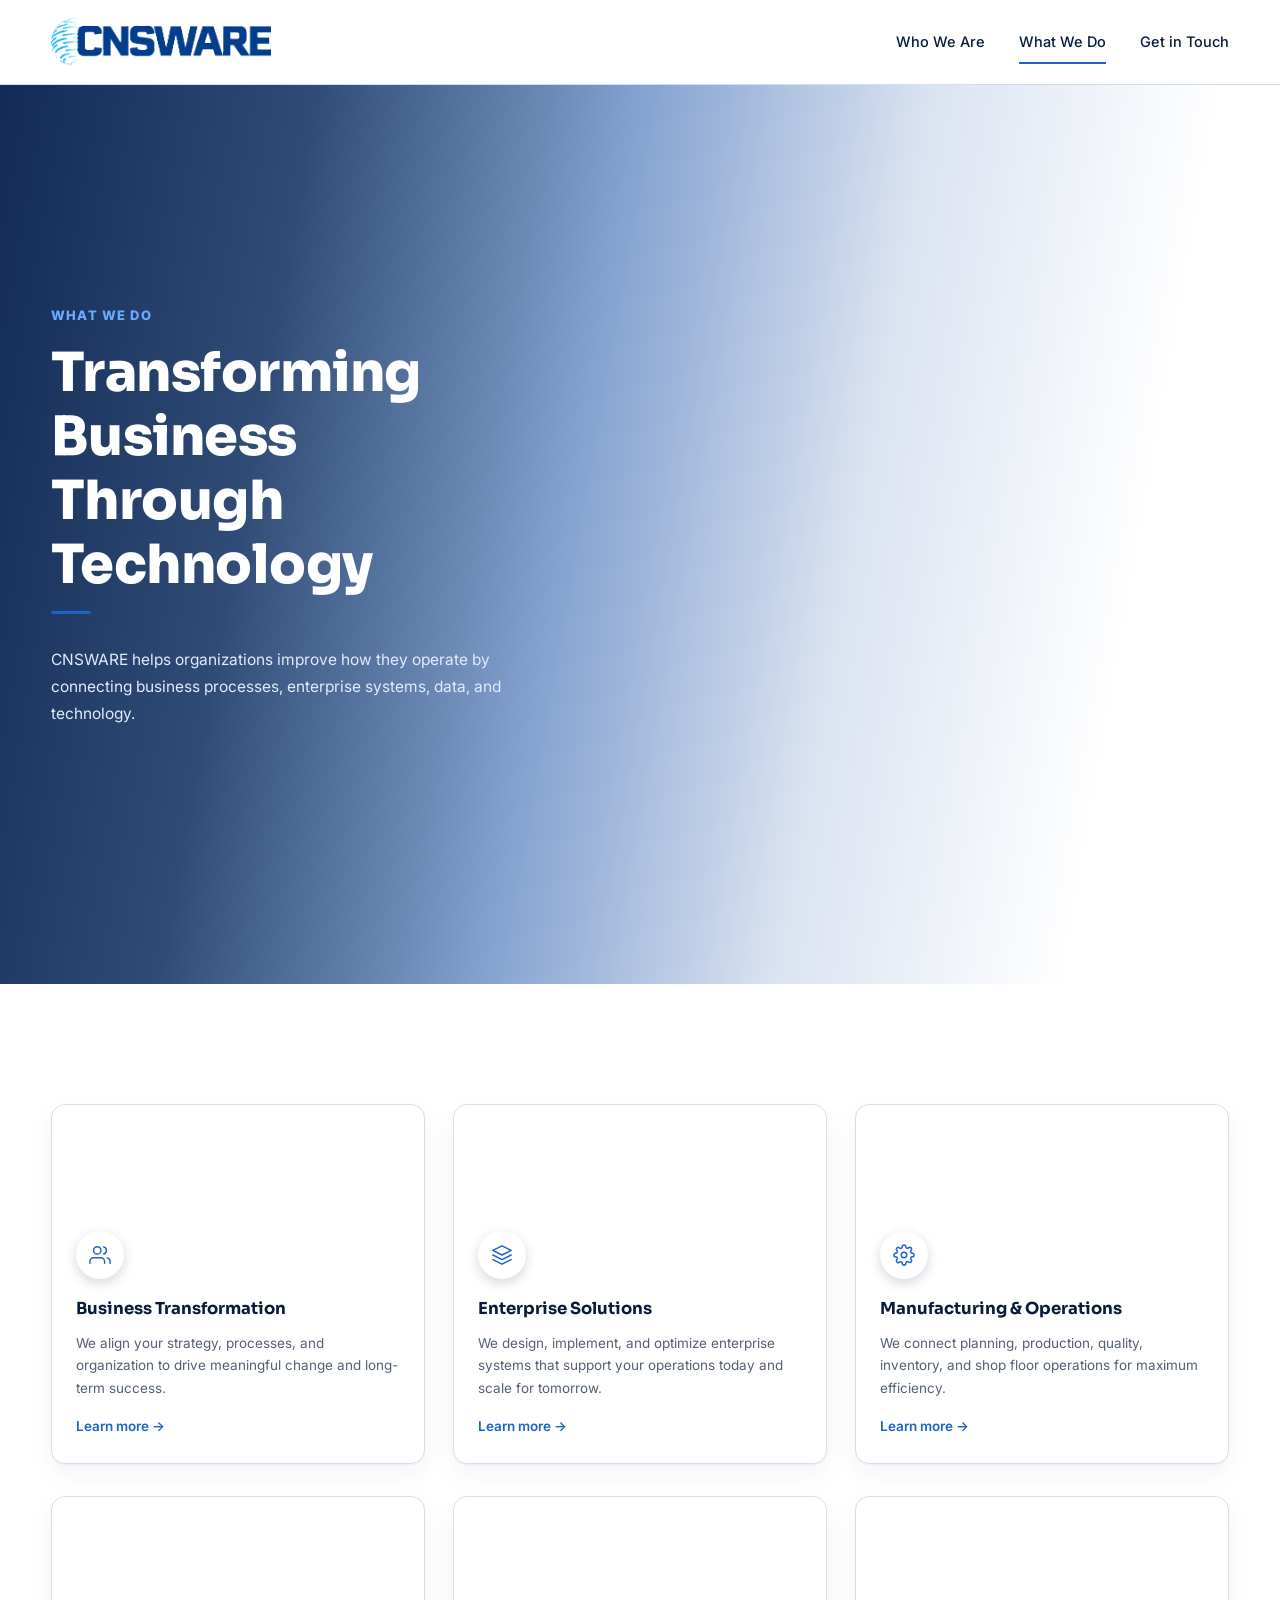
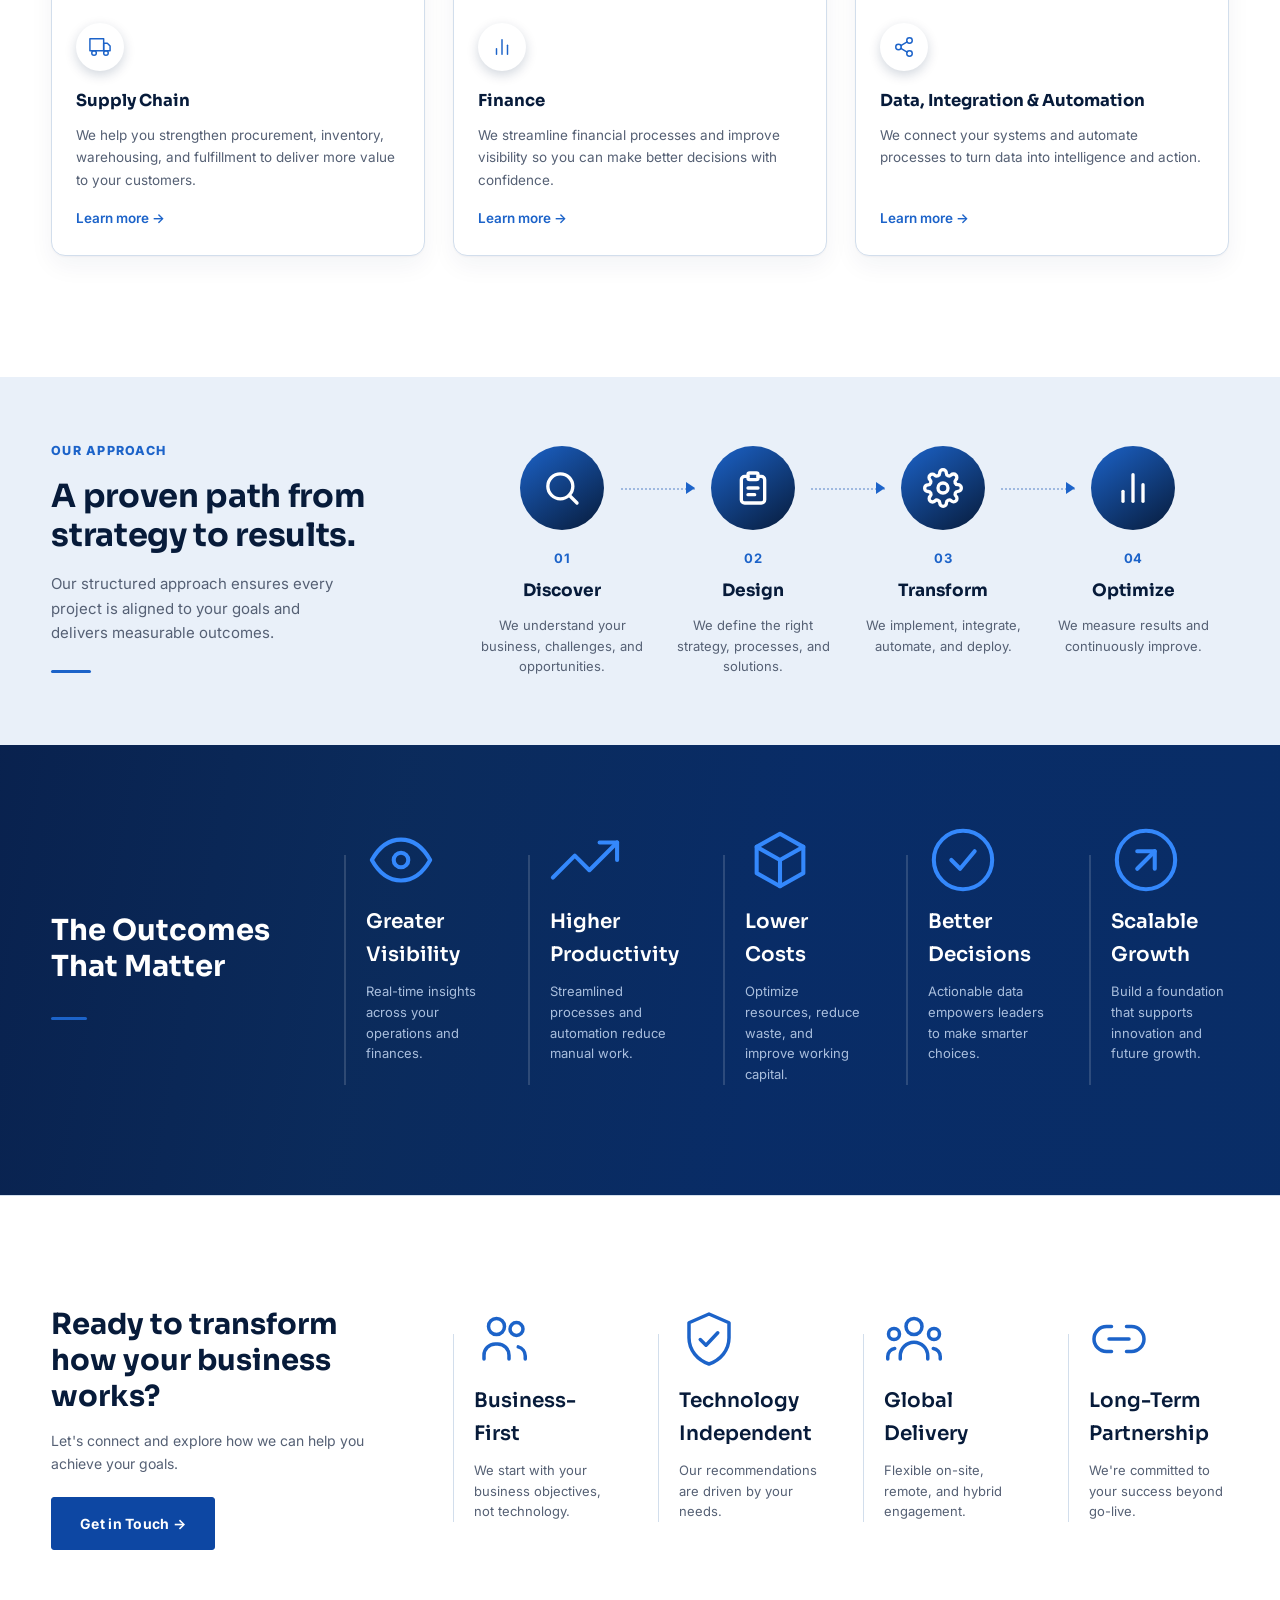
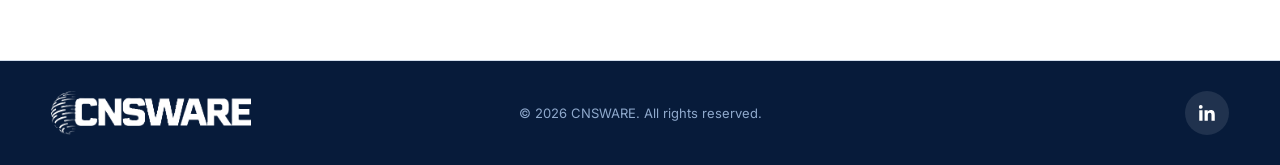
<file: what-we-do.html>
<!doctype html>
<html lang="en">
<head>
<meta charset="utf-8"><meta name="viewport" content="width=device-width,initial-scale=1">
<title>CNSWARE | What We Do</title>
<link rel="preconnect" href="https://fonts.googleapis.com">
<link rel="preconnect" href="https://fonts.gstatic.com" crossorigin>
<link href="https://fonts.googleapis.com/css2?family=Inter:wght@400;500;600;700;800&family=Sora:wght@600;700;800&display=swap" rel="stylesheet">
<link rel="stylesheet" href="css/variables.css">
<link rel="stylesheet" href="css/navbar.css">
<link rel="stylesheet" href="css/footer.css">
<link rel="stylesheet" href="css/main.css">
<link rel="stylesheet" href="css/what-we-do.css">
<link rel="stylesheet" href="css/animations.css">
</head>
<body>

<site-navbar current="what-we-do.html" logo-src="img/CNSWARElogo.png"></site-navbar>
<script src="components/navbar.js" defer></script>

<section class="hero">
  <video class="hero-video-bg" autoplay muted loop playsinline>
    <source src="video/what-we-do.mp4" type="video/mp4">
  </video>
  <div class="container">
    <div class="hero-inner">
      <div class="eyebrow">What We Do</div>
      <h1>Transforming Business<br>Through Technology</h1>
      <div class="accent"></div>
      <p>CNSWARE helps organizations improve how they operate by connecting business processes, enterprise systems, data, and technology.</p>
    </div>
  </div>
</section>

<section class="section">
  <div class="container">
    <div class="cards">
      <div class="card" style="--img:url('https://images.unsplash.com/photo-1521737711867-e3b97375f902?auto=format&fit=crop&w=900&q=80')">
        <div class="card-media"></div>
        <div class="card-icon"><svg class="icon-svg" viewBox="0 0 24 24" fill="none" stroke="currentColor" stroke-width="1.6" stroke-linecap="round" stroke-linejoin="round"><path d="M17 21v-2a4 4 0 0 0-4-4H5a4 4 0 0 0-4 4v2"/><circle cx="9" cy="7" r="4"/><path d="M23 21v-2a4 4 0 0 0-3-3.87"/><path d="M16 3.13a4 4 0 0 1 0 7.75"/></svg></div>
        <div class="card-body">
          <h3>Business Transformation</h3>
          <p>We align your strategy, processes, and organization to drive meaningful change and long-term success.</p>
          <a class="card-link" href="#">Learn more &rarr;</a>
        </div>
      </div>
      <div class="card" style="--img:url('https://images.unsplash.com/photo-1551434678-e076c223a692?auto=format&fit=crop&w=900&q=80')">
        <div class="card-media"></div>
        <div class="card-icon"><svg class="icon-svg" viewBox="0 0 24 24" fill="none" stroke="currentColor" stroke-width="1.6" stroke-linecap="round" stroke-linejoin="round"><polygon points="12 2 2 7 12 12 22 7 12 2"/><polyline points="2 17 12 22 22 17"/><polyline points="2 12 12 17 22 12"/></svg></div>
        <div class="card-body">
          <h3>Enterprise Solutions</h3>
          <p>We design, implement, and optimize enterprise systems that support your operations today and scale for tomorrow.</p>
          <a class="card-link" href="#">Learn more &rarr;</a>
        </div>
      </div>
      <div class="card" style="--img:url('https://images.unsplash.com/photo-1565514020179-026b92b84bb6?auto=format&fit=crop&w=900&q=80')">
        <div class="card-media"></div>
        <div class="card-icon"><svg class="icon-svg" viewBox="0 0 24 24" fill="none" stroke="currentColor" stroke-width="1.6" stroke-linecap="round" stroke-linejoin="round"><circle cx="12" cy="12" r="3"/><path d="M19.4 15a1.65 1.65 0 0 0 .33 1.82l.06.06a2 2 0 1 1-2.83 2.83l-.06-.06a1.65 1.65 0 0 0-1.82-.33 1.65 1.65 0 0 0-1 1.51V21a2 2 0 0 1-4 0v-.09A1.65 1.65 0 0 0 9 19.4a1.65 1.65 0 0 0-1.82.33l-.06.06a2 2 0 1 1-2.83-2.83l.06-.06a1.65 1.65 0 0 0 .33-1.82 1.65 1.65 0 0 0-1.51-1H3a2 2 0 0 1 0-4h.09A1.65 1.65 0 0 0 4.6 9a1.65 1.65 0 0 0-.33-1.82l-.06-.06a2 2 0 1 1 2.83-2.83l.06.06a1.65 1.65 0 0 0 1.82.33H9a1.65 1.65 0 0 0 1-1.51V3a2 2 0 0 1 4 0v.09a1.65 1.65 0 0 0 1 1.51 1.65 1.65 0 0 0 1.82-.33l.06-.06a2 2 0 1 1 2.83 2.83l-.06.06a1.65 1.65 0 0 0-.33 1.82V9a1.65 1.65 0 0 0 1.51 1H21a2 2 0 0 1 0 4h-.09a1.65 1.65 0 0 0-1.51 1z"/></svg></div>
        <div class="card-body">
          <h3>Manufacturing &amp; Operations</h3>
          <p>We connect planning, production, quality, inventory, and shop floor operations for maximum efficiency.</p>
          <a class="card-link" href="#">Learn more &rarr;</a>
        </div>
      </div>
      <div class="card" style="--img:url('https://images.unsplash.com/photo-1586528116311-ad8dd3c8310d?auto=format&fit=crop&w=900&q=80')">
        <div class="card-media"></div>
        <div class="card-icon"><svg class="icon-svg" viewBox="0 0 24 24" fill="none" stroke="currentColor" stroke-width="1.6" stroke-linecap="round" stroke-linejoin="round"><rect x="1" y="3" width="15" height="13"/><polygon points="16 8 20 8 23 11 23 16 16 16 16 8"/><circle cx="5.5" cy="18.5" r="2.5"/><circle cx="18.5" cy="18.5" r="2.5"/></svg></div>
        <div class="card-body">
          <h3>Supply Chain</h3>
          <p>We help you strengthen procurement, inventory, warehousing, and fulfillment to deliver more value to your customers.</p>
          <a class="card-link" href="#">Learn more &rarr;</a>
        </div>
      </div>
      <div class="card" style="--img:url('https://images.unsplash.com/photo-1554224155-8d04cb21cd6c?auto=format&fit=crop&w=900&q=80')">
        <div class="card-media"></div>
        <div class="card-icon"><svg class="icon-svg" viewBox="0 0 24 24" fill="none" stroke="currentColor" stroke-width="1.6" stroke-linecap="round" stroke-linejoin="round"><line x1="18" y1="20" x2="18" y2="10"/><line x1="12" y1="20" x2="12" y2="4"/><line x1="6" y1="20" x2="6" y2="14"/></svg></div>
        <div class="card-body">
          <h3>Finance</h3>
          <p>We streamline financial processes and improve visibility so you can make better decisions with confidence.</p>
          <a class="card-link" href="#">Learn more &rarr;</a>
        </div>
      </div>
      <div class="card" style="--img:url('https://images.unsplash.com/photo-1551288049-bebda4e38f71?auto=format&fit=crop&w=900&q=80')">
        <div class="card-media"></div>
        <div class="card-icon"><svg class="icon-svg" viewBox="0 0 24 24" fill="none" stroke="currentColor" stroke-width="1.6" stroke-linecap="round" stroke-linejoin="round"><circle cx="18" cy="5" r="3"/><circle cx="6" cy="12" r="3"/><circle cx="18" cy="19" r="3"/><line x1="8.59" y1="13.51" x2="15.42" y2="17.49"/><line x1="15.41" y1="6.51" x2="8.59" y2="10.49"/></svg></div>
        <div class="card-body">
          <h3>Data, Integration &amp; Automation</h3>
          <p>We connect your systems and automate processes to turn data into intelligence and action.</p>
          <a class="card-link" href="#">Learn more &rarr;</a>
        </div>
      </div>
    </div>
  </div>
</section>

<section class="section tight howwework">
  <div class="container">
    <div class="approach-grid">
      <div class="approach-text">
        <div class="eyebrow">Our Approach</div>
        <h2>A proven path from strategy to results.</h2>
        <p>Our structured approach ensures every project is aligned to your goals and delivers measurable outcomes.</p>
        <div class="accent"></div>
      </div>
      <div class="process">
        <div class="step">
          <div class="num"><svg viewBox="0 0 24 24" fill="none" stroke="currentColor" stroke-width="2" stroke-linecap="round" stroke-linejoin="round"><circle cx="11" cy="11" r="7.5"/><line x1="21" y1="21" x2="16.65" y2="16.65"/></svg></div>
          <div class="step-no">01</div>
          <h3>Discover</h3>
          <p>We understand your business, challenges, and opportunities.</p>
        </div>
        <div class="step">
          <div class="num"><svg viewBox="0 0 24 24" fill="none" stroke="currentColor" stroke-width="2" stroke-linecap="round" stroke-linejoin="round"><path d="M9 5H7a2 2 0 0 0-2 2v12a2 2 0 0 0 2 2h10a2 2 0 0 0 2-2V7a2 2 0 0 0-2-2h-2"/><rect x="9" y="3" width="6" height="4" rx="1" ry="1"/><line x1="9" y1="12" x2="15" y2="12"/><line x1="9" y1="16" x2="13" y2="16"/></svg></div>
          <div class="step-no">02</div>
          <h3>Design</h3>
          <p>We define the right strategy, processes, and solutions.</p>
        </div>
        <div class="step">
          <div class="num"><svg viewBox="0 0 24 24" fill="none" stroke="currentColor" stroke-width="2" stroke-linecap="round" stroke-linejoin="round"><circle cx="12" cy="12" r="3"/><path d="M19.4 15a1.65 1.65 0 0 0 .33 1.82l.06.06a2 2 0 1 1-2.83 2.83l-.06-.06a1.65 1.65 0 0 0-1.82-.33 1.65 1.65 0 0 0-1 1.51V21a2 2 0 0 1-4 0v-.09A1.65 1.65 0 0 0 9 19.4a1.65 1.65 0 0 0-1.82.33l-.06.06a2 2 0 1 1-2.83-2.83l.06-.06a1.65 1.65 0 0 0 .33-1.82 1.65 1.65 0 0 0-1.51-1H3a2 2 0 0 1 0-4h.09A1.65 1.65 0 0 0 4.6 9a1.65 1.65 0 0 0-.33-1.82l-.06-.06a2 2 0 1 1 2.83-2.83l.06.06a1.65 1.65 0 0 0 1.82.33H9a1.65 1.65 0 0 0 1-1.51V3a2 2 0 0 1 4 0v.09a1.65 1.65 0 0 0 1 1.51 1.65 1.65 0 0 0 1.82-.33l.06-.06a2 2 0 1 1 2.83 2.83l-.06.06a1.65 1.65 0 0 0-.33 1.82V9a1.65 1.65 0 0 0 1.51 1H21a2 2 0 0 1 0 4h-.09a1.65 1.65 0 0 0-1.51 1z"/></svg></div>
          <div class="step-no">03</div>
          <h3>Transform</h3>
          <p>We implement, integrate, automate, and deploy.</p>
        </div>
        <div class="step">
          <div class="num"><svg viewBox="0 0 24 24" fill="none" stroke="currentColor" stroke-width="2" stroke-linecap="round" stroke-linejoin="round"><line x1="18" y1="20" x2="18" y2="10"/><line x1="12" y1="20" x2="12" y2="4"/><line x1="6" y1="20" x2="6" y2="14"/></svg></div>
          <div class="step-no">04</div>
          <h3>Optimize</h3>
          <p>We measure results and continuously improve.</p>
        </div>
      </div>
    </div>
  </div>
</section>

<section class="outcomes">
  <video class="outcomes-video-bg" autoplay muted loop playsinline>
    <source src="video/global-expertise.mp4" type="video/mp4">
  </video>
  <div class="container">
    <div class="outcomes-grid">
      <div class="outcomes-title">
        <h2>The Outcomes<br>That Matter</h2>
        <div class="accent"></div>
      </div>
      <div class="outcomes-list">
        <div class="outcome">
          <div class="outcome-icon"><svg viewBox="0 0 24 24" fill="none" stroke="currentColor" stroke-width="1.8" stroke-linecap="round" stroke-linejoin="round"><path d="M2 12c2.5-4.5 6-7 10-7s7.5 2.5 10 7c-2.5 4.5-6 7-10 7s-7.5-2.5-10-7z"/><circle cx="12" cy="12" r="2.5"/></svg></div>
          <h3>Greater Visibility</h3>
          <p>Real-time insights across your operations and finances.</p>
        </div>
        <div class="outcome">
          <div class="outcome-icon"><svg viewBox="0 0 24 24" fill="none" stroke="currentColor" stroke-width="1.8" stroke-linecap="round" stroke-linejoin="round"><polyline points="23 6 13.5 15.5 8.5 10.5 1 18"/><polyline points="17 6 23 6 23 12"/></svg></div>
          <h3>Higher Productivity</h3>
          <p>Streamlined processes and automation reduce manual work.</p>
        </div>
        <div class="outcome">
          <div class="outcome-icon"><svg viewBox="0 0 24 24" fill="none" stroke="currentColor" stroke-width="1.8" stroke-linecap="round" stroke-linejoin="round"><path d="M20 7.5L12 3 4 7.5v9L12 21l8-4.5v-9z"/><path d="M4 7.5L12 12l8-4.5"/><line x1="12" y1="12" x2="12" y2="21"/></svg></div>
          <h3>Lower <br>Costs</h3>
          <p>Optimize resources, reduce waste, and improve working capital.</p>
        </div>
        <div class="outcome">
          <div class="outcome-icon"><svg viewBox="0 0 24 24" fill="none" stroke="currentColor" stroke-width="1.8" stroke-linecap="round" stroke-linejoin="round"><circle cx="12" cy="12" r="10"/><polyline points="8 12 11 15 16 9"/></svg></div>
          <h3>Better Decisions</h3>
          <p>Actionable data empowers leaders to make smarter choices.</p>
        </div>
        <div class="outcome">
          <div class="outcome-icon"><svg viewBox="0 0 24 24" fill="none" stroke="currentColor" stroke-width="1.8" stroke-linecap="round" stroke-linejoin="round"><circle cx="12" cy="12" r="10"/><line x1="9" y1="15" x2="15" y2="9"/><polyline points="9 9 15 9 15 15"/></svg></div>
          <h3>Scalable Growth</h3>
          <p>Build a foundation that supports innovation and future growth.</p>
        </div>
      </div>
    </div>
  </div>
</section>

<section class="ready-band">
  <div class="container">
    <div class="ready-grid">
      <div class="ready-text">
        <h2>Ready to transform how your business works?</h2>
        <p>Let's connect and explore how we can help you achieve your goals.</p>
        <a class="btn" href="get-in-touch.html">Get in Touch &rarr;</a>
      </div>
      <div class="ready-features">
        <div class="ready-feature">
          <div class="ready-icon"><svg viewBox="0 0 24 24" fill="none" stroke="currentColor" stroke-width="1.6" stroke-linecap="round" stroke-linejoin="round"><circle cx="9" cy="7" r="3.2"/><path d="M4 20v-1.5a4.5 4.5 0 0 1 4.5-4.5h1a4.5 4.5 0 0 1 4.5 4.5V20"/><circle cx="17" cy="8" r="2.6"/><path d="M20.5 20v-1.2a3.8 3.8 0 0 0-2.8-3.66"/></svg></div>
          <h3>Business-First</h3>
          <p>We start with your business objectives, not technology.</p>
        </div>
        <div class="ready-feature">
          <div class="ready-icon"><svg viewBox="0 0 24 24" fill="none" stroke="currentColor" stroke-width="1.6" stroke-linecap="round" stroke-linejoin="round"><path d="M12 2l8 3.5v6c0 5-3.4 8.9-8 10.5-4.6-1.6-8-5.5-8-10.5v-6L12 2z"/><polyline points="8.5 12.2 10.8 14.5 15.5 9.5"/></svg></div>
          <h3>Technology Independent</h3>
          <p>Our recommendations are driven by your needs.</p>
        </div>
        <div class="ready-feature">
          <div class="ready-icon"><svg viewBox="0 0 24 24" fill="none" stroke="currentColor" stroke-width="1.6" stroke-linecap="round" stroke-linejoin="round"><circle cx="12" cy="7" r="3.2"/><path d="M6.5 20v-1.2a5.5 5.5 0 0 1 11 0V20"/><circle cx="4" cy="10" r="2.2"/><path d="M1.5 20v-1a3.2 3.2 0 0 1 2.8-3.17"/><circle cx="20" cy="10" r="2.2"/><path d="M22.5 20v-1a3.2 3.2 0 0 0-2.8-3.17"/></svg></div>
          <h3>Global Delivery</h3>
          <p>Flexible on-site, remote, and hybrid engagement.</p>
        </div>
        <div class="ready-feature">
          <div class="ready-icon"><svg viewBox="0 0 24 24" fill="none" stroke="currentColor" stroke-width="1.6" stroke-linecap="round" stroke-linejoin="round"><path d="M9 17H7A5 5 0 0 1 7 7h2"/><path d="M15 7h2a5 5 0 1 1 0 10h-2"/><line x1="8" y1="12" x2="16" y2="12"/></svg></div>
          <h3>Long-Term Partnership</h3>
          <p>We're committed to your success beyond go-live.</p>
        </div>
      </div>
    </div>
  </div>
</section>

<site-footer logo-src="img/CNSWARElogo.png"></site-footer>
<script src="components/Footer.js" defer></script>

<script src="js/reveal.js" defer></script>

</body></html>
</file>
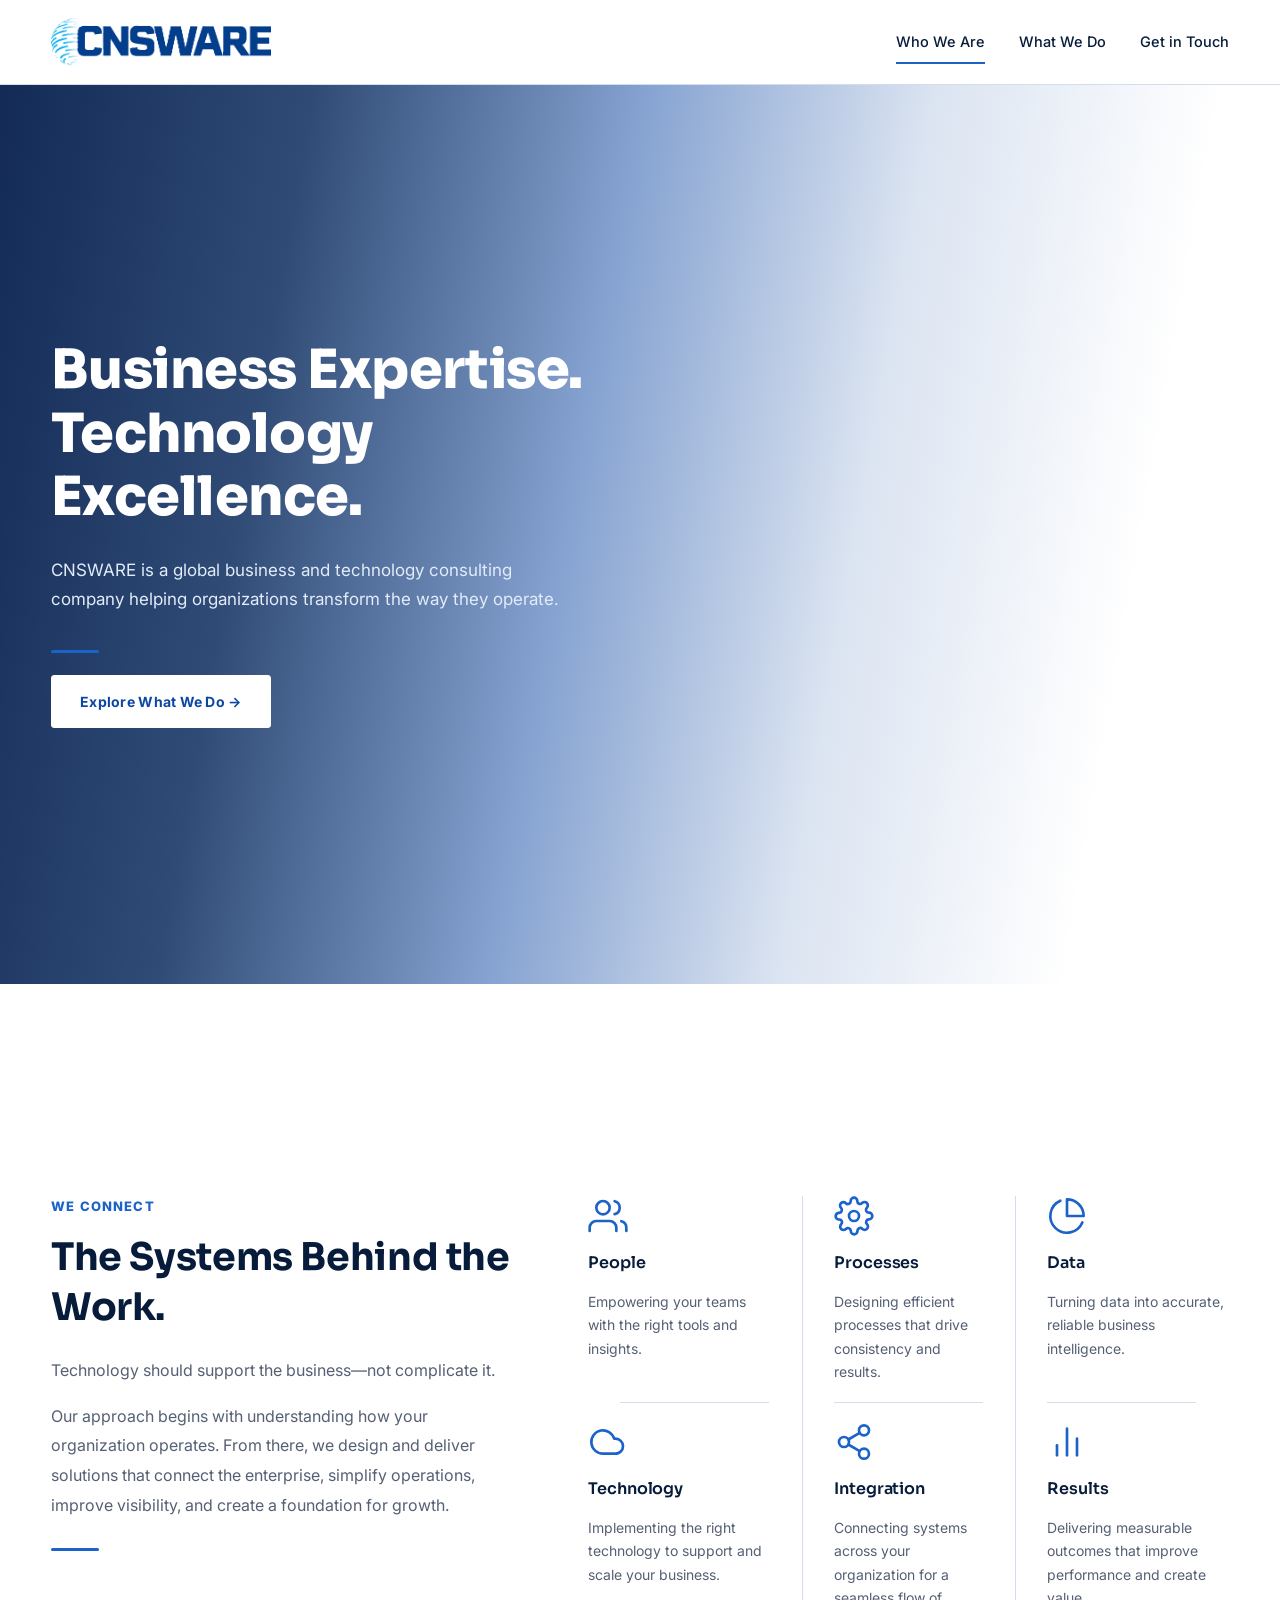
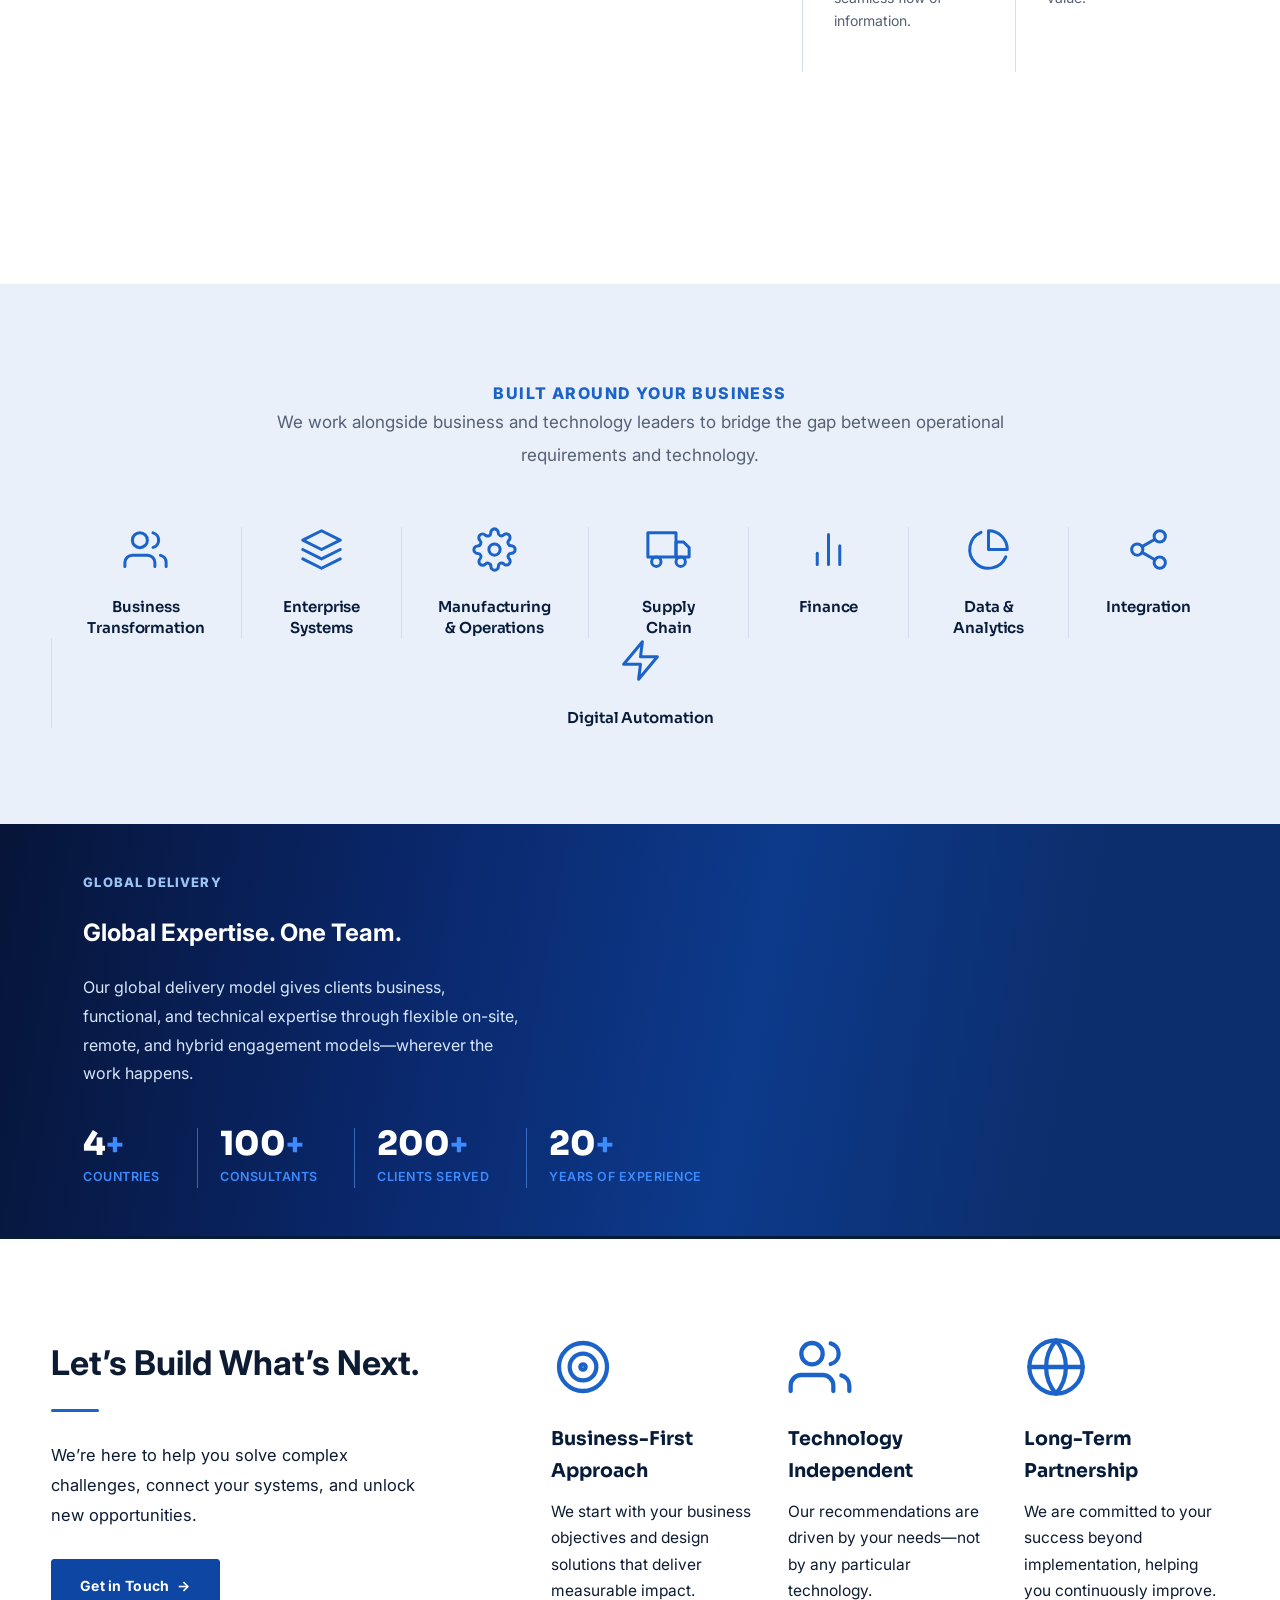
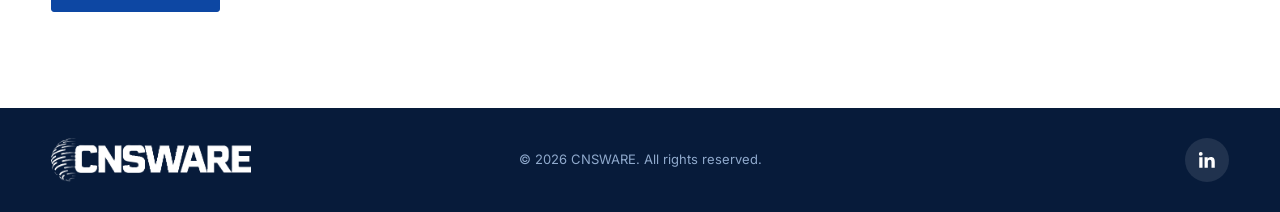
<file: who-we-are.html>
<!doctype html>
<html lang="en">
<head>
<meta charset="utf-8"><meta name="viewport" content="width=device-width,initial-scale=1">
<title>CNSWARE | Who We Are</title>
<link rel="preconnect" href="https://fonts.googleapis.com">
<link rel="preconnect" href="https://fonts.gstatic.com" crossorigin>
<link href="https://fonts.googleapis.com/css2?family=Inter:wght@400;500;600;700;800&family=Sora:wght@600;700;800&display=swap" rel="stylesheet">
<link rel="stylesheet" href="css/variables.css">
<link rel="stylesheet" href="css/navbar.css">
<link rel="stylesheet" href="css/footer.css">
<link rel="stylesheet" href="css/main.css">
<link rel="stylesheet" href="css/who-we-are.css">
<link rel="stylesheet" href="css/animations.css">
</head>
<body>

<site-navbar current="who-we-are.html" logo-src="img/CNSWARElogo.png"></site-navbar>
<script src="components/navbar.js" defer></script>

<section class="hero who-hero">
  <video class="hero-video-bg" autoplay muted loop playsinline>
    <source src="video/who-we-are.mp4" type="video/mp4">
  </video>
  <div class="container">
    <div class="hero-inner">
      <h1>Business Expertise.<br>Technology Excellence.</h1>
      <p>CNSWARE is a global business and technology consulting company helping organizations transform the way they operate.</p>
      <div class="accent"></div>
      <a class="btn light pill" href="what-we-do.html">Explore What We Do &rarr;</a>
    </div>
  </div>
</section>

<section class="section connect">
  <div class="container">
    <div class="connect-grid">
      <div class="connect-text">
        <span class="eyebrow">We Connect</span>
        <h2>The Systems Behind the Work.</h2>
        <p>Technology should support the business&mdash;not complicate it.</p>
        <p>Our approach begins with understanding how your organization operates. From there, we design and deliver solutions that connect the enterprise, simplify operations, improve visibility, and create a foundation for growth.</p>
        <span class="accent"></span>
      </div>
      <div class="icon-grid detailed">
        <div class="icon-item">
          <div class="icon-badge">
            <svg class="icon-svg" viewBox="0 0 24 24" fill="none" stroke="currentColor" stroke-width="1.6" stroke-linecap="round" stroke-linejoin="round"><path d="M17 21v-2a4 4 0 0 0-4-4H5a4 4 0 0 0-4 4v2"/><circle cx="9" cy="7" r="4"/><path d="M23 21v-2a4 4 0 0 0-3-3.87"/><path d="M16 3.13a4 4 0 0 1 0 7.75"/></svg>
          </div>
          <h3>People</h3>
          <p>Empowering your teams with the right tools and insights.</p>
        </div>
        <div class="icon-item">
          <div class="icon-badge">
            <svg class="icon-svg" viewBox="0 0 24 24" fill="none" stroke="currentColor" stroke-width="1.6" stroke-linecap="round" stroke-linejoin="round"><circle cx="12" cy="12" r="3"/><path d="M19.4 15a1.65 1.65 0 0 0 .33 1.82l.06.06a2 2 0 1 1-2.83 2.83l-.06-.06a1.65 1.65 0 0 0-1.82-.33 1.65 1.65 0 0 0-1 1.51V21a2 2 0 0 1-4 0v-.09A1.65 1.65 0 0 0 9 19.4a1.65 1.65 0 0 0-1.82.33l-.06.06a2 2 0 1 1-2.83-2.83l.06-.06a1.65 1.65 0 0 0 .33-1.82 1.65 1.65 0 0 0-1.51-1H3a2 2 0 0 1 0-4h.09A1.65 1.65 0 0 0 4.6 9a1.65 1.65 0 0 0-.33-1.82l-.06-.06a2 2 0 1 1 2.83-2.83l.06.06a1.65 1.65 0 0 0 1.82.33H9a1.65 1.65 0 0 0 1-1.51V3a2 2 0 0 1 4 0v.09a1.65 1.65 0 0 0 1 1.51 1.65 1.65 0 0 0 1.82-.33l.06-.06a2 2 0 1 1 2.83 2.83l-.06.06a1.65 1.65 0 0 0-.33 1.82V9a1.65 1.65 0 0 0 1.51 1H21a2 2 0 0 1 0 4h-.09a1.65 1.65 0 0 0-1.51 1z"/></svg>
          </div>
          <h3>Processes</h3>
          <p>Designing efficient processes that drive consistency and results.</p>
        </div>
        <div class="icon-item">
          <div class="icon-badge">
            <svg class="icon-svg" viewBox="0 0 24 24" fill="none" stroke="currentColor" stroke-width="1.6" stroke-linecap="round" stroke-linejoin="round"><path d="M21.21 15.89A10 10 0 1 1 8 2.83"/><path d="M22 12A10 10 0 0 0 12 2v10z"/></svg>
          </div>
          <h3>Data</h3>
          <p>Turning data into accurate, reliable business intelligence.</p>
        </div>
        <div class="icon-item">
          <div class="icon-badge">
            <svg class="icon-svg" viewBox="0 0 24 24" fill="none" stroke="currentColor" stroke-width="1.6" stroke-linecap="round" stroke-linejoin="round"><path d="M17.5 19H9a7 7 0 1 1 6.71-9h.79a4.5 4.5 0 1 1 0 9z"/></svg>
          </div>
          <h3>Technology</h3>
          <p>Implementing the right technology to support and scale your business.</p>
        </div>
        <div class="icon-item">
          <div class="icon-badge">
            <svg class="icon-svg" viewBox="0 0 24 24" fill="none" stroke="currentColor" stroke-width="1.6" stroke-linecap="round" stroke-linejoin="round"><circle cx="18" cy="5" r="3"/><circle cx="6" cy="12" r="3"/><circle cx="18" cy="19" r="3"/><line x1="8.59" y1="13.51" x2="15.42" y2="17.49"/><line x1="15.41" y1="6.51" x2="8.59" y2="10.49"/></svg>
          </div>
          <h3>Integration</h3>
          <p>Connecting systems across your organization for a seamless flow of information.</p>
        </div>
        <div class="icon-item">
          <div class="icon-badge">
            <svg class="icon-svg" viewBox="0 0 24 24" fill="none" stroke="currentColor" stroke-width="1.6" stroke-linecap="round" stroke-linejoin="round"><line x1="18" y1="20" x2="18" y2="10"/><line x1="12" y1="20" x2="12" y2="4"/><line x1="6" y1="20" x2="6" y2="14"/></svg>
          </div>
          <h3>Results</h3>
          <p>Delivering measurable outcomes that improve performance and create value.</p>
        </div>
      </div>
    </div>
  </div>
</section>

<section class="section soft built-around">
  <div class="container">
    <div class="built-head">
      <span class="eyebrow">Built Around Your Business</span>
      <p>We work alongside business and technology leaders to bridge the gap between operational requirements and technology.</p>
    </div>
    <div class="icon-grid plain">
      <div class="icon-item">
        <div class="icon-badge">
          <svg class="icon-svg" viewBox="0 0 24 24" fill="none" stroke="currentColor" stroke-width="1.6" stroke-linecap="round" stroke-linejoin="round"><path d="M17 21v-2a4 4 0 0 0-4-4H5a4 4 0 0 0-4 4v2"/><circle cx="9" cy="7" r="4"/><path d="M23 21v-2a4 4 0 0 0-3-3.87"/><path d="M16 3.13a4 4 0 0 1 0 7.75"/></svg>
        </div>
        <h3>Business Transformation</h3>
      </div>
      <div class="icon-item">
        <div class="icon-badge">
          <svg class="icon-svg" viewBox="0 0 24 24" fill="none" stroke="currentColor" stroke-width="1.6" stroke-linecap="round" stroke-linejoin="round"><polygon points="12 2 2 7 12 12 22 7 12 2"/><polyline points="2 17 12 22 22 17"/><polyline points="2 12 12 17 22 12"/></svg>
        </div>
        <h3>Enterprise Systems</h3>
      </div>
      <div class="icon-item">
        <div class="icon-badge">
          <svg class="icon-svg" viewBox="0 0 24 24" fill="none" stroke="currentColor" stroke-width="1.6" stroke-linecap="round" stroke-linejoin="round"><circle cx="12" cy="12" r="3"/><path d="M19.4 15a1.65 1.65 0 0 0 .33 1.82l.06.06a2 2 0 1 1-2.83 2.83l-.06-.06a1.65 1.65 0 0 0-1.82-.33 1.65 1.65 0 0 0-1 1.51V21a2 2 0 0 1-4 0v-.09A1.65 1.65 0 0 0 9 19.4a1.65 1.65 0 0 0-1.82.33l-.06.06a2 2 0 1 1-2.83-2.83l.06-.06a1.65 1.65 0 0 0 .33-1.82 1.65 1.65 0 0 0-1.51-1H3a2 2 0 0 1 0-4h.09A1.65 1.65 0 0 0 4.6 9a1.65 1.65 0 0 0-.33-1.82l-.06-.06a2 2 0 1 1 2.83-2.83l.06.06a1.65 1.65 0 0 0 1.82.33H9a1.65 1.65 0 0 0 1-1.51V3a2 2 0 0 1 4 0v.09a1.65 1.65 0 0 0 1 1.51 1.65 1.65 0 0 0 1.82-.33l.06-.06a2 2 0 1 1 2.83 2.83l-.06.06a1.65 1.65 0 0 0-.33 1.82V9a1.65 1.65 0 0 0 1.51 1H21a2 2 0 0 1 0 4h-.09a1.65 1.65 0 0 0-1.51 1z"/></svg>
        </div>
        <h3>Manufacturing &amp; Operations</h3>
      </div>
      <div class="icon-item">
        <div class="icon-badge">
          <svg class="icon-svg" viewBox="0 0 24 24" fill="none" stroke="currentColor" stroke-width="1.6" stroke-linecap="round" stroke-linejoin="round"><rect x="1" y="3" width="15" height="13"/><polygon points="16 8 20 8 23 11 23 16 16 16 16 8"/><circle cx="5.5" cy="18.5" r="2.5"/><circle cx="18.5" cy="18.5" r="2.5"/></svg>
        </div>
        <h3>Supply Chain</h3>
      </div>
      <div class="icon-item">
        <div class="icon-badge">
          <svg class="icon-svg" viewBox="0 0 24 24" fill="none" stroke="currentColor" stroke-width="1.6" stroke-linecap="round" stroke-linejoin="round"><line x1="18" y1="20" x2="18" y2="10"/><line x1="12" y1="20" x2="12" y2="4"/><line x1="6" y1="20" x2="6" y2="14"/></svg>
        </div>
        <h3>Finance</h3>
      </div>
      <div class="icon-item">
        <div class="icon-badge">
          <svg class="icon-svg" viewBox="0 0 24 24" fill="none" stroke="currentColor" stroke-width="1.6" stroke-linecap="round" stroke-linejoin="round"><path d="M21.21 15.89A10 10 0 1 1 8 2.83"/><path d="M22 12A10 10 0 0 0 12 2v10z"/></svg>
        </div>
        <h3>Data &amp; Analytics</h3>
      </div>
      <div class="icon-item">
        <div class="icon-badge">
          <svg class="icon-svg" viewBox="0 0 24 24" fill="none" stroke="currentColor" stroke-width="1.6" stroke-linecap="round" stroke-linejoin="round"><circle cx="18" cy="5" r="3"/><circle cx="6" cy="12" r="3"/><circle cx="18" cy="19" r="3"/><line x1="8.59" y1="13.51" x2="15.42" y2="17.49"/><line x1="15.41" y1="6.51" x2="8.59" y2="10.49"/></svg>
        </div>
        <h3>Integration</h3>
      </div>
      <div class="icon-item">
        <div class="icon-badge">
          <svg class="icon-svg" viewBox="0 0 24 24" fill="none" stroke="currentColor" stroke-width="1.6" stroke-linecap="round" stroke-linejoin="round"><polygon points="13 2 3 14 12 14 11 22 21 10 12 10 13 2"/></svg>
        </div>
        <h3>Digital Automation</h3>
      </div>
    </div>
  </div>
</section>

<section class="global">
  <video class="global-video-bg" autoplay muted loop playsinline>
    <source src="video/global-expertise.mp4" type="video/mp4">
  </video>
  <div class="global-content">
    <div class="eyebrow">Global Delivery</div>
    <h2>Global Expertise. One Team.</h2>
    <p>Our global delivery model gives clients business, functional, and technical expertise through flexible on-site, remote, and hybrid engagement models&mdash;wherever the work happens.</p>
    <div class="global-stats">
      <div class="stat">
        <strong>4<span class="plus">+</span></strong>
        <span>Countries</span>
      </div>
      <div class="stat">
        <strong>100<span class="plus">+</span></strong>
        <span>Consultants</span>
      </div>
      <div class="stat">
        <strong>200<span class="plus">+</span></strong>
        <span>Clients Served</span>
      </div>
      <div class="stat">
        <strong>20<span class="plus">+</span></strong>
        <span>Years of Experience</span>
      </div>
    </div>
  </div>
</section>

<section class="build-next">
  <div class="container">
    <div class="build-next-grid">
      <div class="build-next-text">
        <h2>Let&rsquo;s Build What&rsquo;s Next.</h2>
        <span class="accent"></span>
        <p>We&rsquo;re here to help you solve complex challenges, connect your systems, and unlock new opportunities.</p>
        <a class="btn" href="get-in-touch.html">Get in Touch <span aria-hidden="true">&rarr;</span></a>
      </div>
      <div class="build-next-points">
        <div class="point">
          <div class="point-icon">
            <svg class="icon-svg" viewBox="0 0 24 24" fill="none" stroke="currentColor" stroke-width="1.6" stroke-linecap="round" stroke-linejoin="round"><circle cx="12" cy="12" r="9"/><circle cx="12" cy="12" r="5"/><circle cx="12" cy="12" r="1"/></svg>
          </div>
          <h3>Business-First Approach</h3>
          <p>We start with your business objectives and design solutions that deliver measurable impact.</p>
        </div>
        <div class="point">
          <div class="point-icon">
            <svg class="icon-svg" viewBox="0 0 24 24" fill="none" stroke="currentColor" stroke-width="1.6" stroke-linecap="round" stroke-linejoin="round"><path d="M17 21v-2a4 4 0 0 0-4-4H5a4 4 0 0 0-4 4v2"/><circle cx="9" cy="7" r="4"/><path d="M23 21v-2a4 4 0 0 0-3-3.87"/><path d="M16 3.13a4 4 0 0 1 0 7.75"/></svg>
          </div>
          <h3>Technology Independent</h3>
          <p>Our recommendations are driven by your needs&mdash;not by any particular technology.</p>
        </div>
        <div class="point">
          <div class="point-icon">
            <svg class="icon-svg" viewBox="0 0 24 24" fill="none" stroke="currentColor" stroke-width="1.6" stroke-linecap="round" stroke-linejoin="round"><circle cx="12" cy="12" r="10"/><line x1="2" y1="12" x2="22" y2="12"/><path d="M12 2a15.3 15.3 0 0 1 0 20 15.3 15.3 0 0 1 0-20z"/></svg>
          </div>
          <h3>Long-Term Partnership</h3>
          <p>We are committed to your success beyond implementation, helping you continuously improve.</p>
        </div>
      </div>
    </div>
  </div>
</section>

<site-footer logo-src="img/CNSWARElogo.png"></site-footer>
<script src="components/Footer.js" defer></script>
<script src="js/reveal.js" defer></script>

</body></html>
</file>
<file: css/variables.css>
/* ===== CNSWARE — Shared variables & base reset =====
   Load this file FIRST on every page, before navbar.css, footer.css and
   main.css — they all rely on the custom properties defined here. */

:root{
  --navy:#071b3a;
  --blue:#0d47a3;
  --blue2:#1c63c9;
  --ink:#0d1b33;
  --muted:#556074;
  --line:#d2deec;
  --soft:#e9f0f9;
  --white:#fff;
  --icon:#1c63c9;
  --icon-tint:#dde9fa;
  --icon-tint-hover:#c9dcf5;
  --shadow:0 10px 30px rgba(8,31,70,.14);
  --font-body:'Inter',Segoe UI,Arial,sans-serif;
  --font-heading:'Sora','Inter',Segoe UI,Arial,sans-serif;
}

*{box-sizing:border-box}
html{scroll-behavior:smooth}
html,body{
  margin:0;
  padding:0;
  height:100%;
}
body{
  font-family:var(--font-body);
  color:var(--ink);
  background:#fff;
  line-height:1.65;
  -webkit-font-smoothing:antialiased;
  text-rendering:optimizeLegibility;
}
a{color:inherit;text-decoration:none}
img{max-width:100%;display:block}
.container{width:100%;max-width:1420px;margin:0 auto;padding:0 4vw;box-sizing:border-box}
.narrow{max-width:1760px;text-align:center}
</file>
<file: css/navbar.css>
/* ===== CNSWARE — Navbar (used by components/Navbar.js) =====
   Requires variables.css to be loaded first (uses --navy, --blue2, --line). */

.site-header{
  position:fixed;
  top:0;
  left:0;
  right:0;
  z-index:1000;
  background:#fff;
  border-bottom:1px solid var(--line);
  transition:transform .3s ease, box-shadow .3s ease;
}
.site-header.nav-hidden{
  transform:translateY(-100%);
}
.site-header.nav-scrolled{
  box-shadow:0 2px 10px rgba(8,31,70,.08);
}

.nav{height:84px;display:flex;align-items:center;justify-content:space-between;gap:28px}
.brand{display:flex;align-items:center}
.brand-logo{height:70px;width:auto;max-width:220px;display:block;object-fit:contain}
.nav-links{display:flex;gap:34px;font-size:14.5px}
.nav-links a{position:relative;padding:10px 0;color:var(--navy);font-weight:500}
.nav-links a.active{font-weight:500}
.nav-links a.active:after{
  content:"";position:absolute;left:0;right:0;bottom:0;height:1.5px;background:var(--blue2)
}

/* El header ahora es fixed, así que el body necesita este espacio arriba
   para que el contenido no arranque escondido debajo del navbar. */
body{
  padding-top:84px;
}

@media(max-width:900px){
  .nav{height:auto;padding:16px 0;align-items:flex-start;flex-wrap:wrap}
  .nav-links{gap:16px;flex-wrap:wrap}
  body{padding-top:110px} /* el nav crece por el wrap de los links, ajusta si hace falta */
}
@media(max-width:600px){
  .brand-logo{height:38px}
}
</file>
<file: css/footer.css>
/* ===== CNSWARE — Footer (used by components/Footer.js) =====
   Requires variables.css to be loaded first (uses --navy, --blue2, --font-heading). */

.site-footer{background:var(--navy);color:#fff;padding:0}
.footer-grid{
  display:grid;
  grid-template-columns:1fr auto 1fr;
  align-items:center;
  gap:24px;
  padding-top:28px;
  padding-bottom:28px;
}
.footer-brand{display:flex;flex-direction:column;gap:10px;max-width:280px}
.footer-logo{height:48px;width:auto;max-width:200px;display:block;object-fit:contain;filter:brightness(0) invert(1)}

.footer-copyright{
  justify-self:center;
  font-size:13px;
  color:#8fa9cc;
  white-space:nowrap;
}

.footer-social{
  justify-self:end;
  width:44px;height:44px;border-radius:50%;
  display:flex;align-items:center;justify-content:center;
  background:rgba(255,255,255,.1);
  color:#fff;
  transition:background .2s ease;
  flex-shrink:0;
}
.footer-social svg{width:22px;height:22px}
.footer-social:hover{background:var(--blue2)}

@media(max-width:900px){
  .footer-grid{grid-template-columns:1fr;justify-items:center;text-align:center;gap:18px}
  .footer-brand{align-items:center;max-width:100%}
  .footer-copyright{justify-self:center}
  .footer-social{justify-self:center}
}
</file>
<file: css/main.css>
/* ===== CNSWARE — Main page styles (hero, buttons, sections, icon grid) =====
   Requires variables.css to be loaded first (uses --navy, --blue, --blue2,
   --muted, --line, --icon, --icon-tint, --icon-tint-hover, --font-heading).
   Shared across pages — page-specific blocks live in their own CSS files
   (e.g. who-we-are.css, what-we-do.css, get-in-touch.css). */

/* Hero — supports either a CSS background image (--hero) or a background
   <video class="hero-video-bg"> element; both get the same dark gradient
   overlay so the text on top stays readable either way. */
.hero{
  position:relative;
  overflow:hidden;
  min-height:100vh;
  color:#fff;
  display:flex;
  align-items:center;
  background:var(--hero) center/cover no-repeat;
}
.hero:before{
  content:"";
  position:absolute;
  inset:0;
  z-index:1;
  background:linear-gradient(100deg,rgba(9, 34, 79, 0.96) 0%,rgba(11, 44, 94, 0.85) 22%,rgba(13,71,163,.5) 45%,rgba(13,71,163,.15) 65%,rgba(13,71,163,0) 85%);
}
.hero-video-bg{
  position:absolute;
  inset:0;
  z-index:0;
  width:100%;
  height:100%;
  object-fit:cover;
}
.hero .container{position:relative;z-index:2}
.hero-inner{padding:140px 0;max-width:620px}
.eyebrow{color:#6babff;font-weight:800;text-transform:uppercase;letter-spacing:.09em;font-size:13px;margin-bottom:16px}
.hero h1{font-family:var(--font-heading);font-size:clamp(36px,4.6vw,54px);line-height:1.18;letter-spacing:-.01em;margin:0 0 26px;font-weight:800}
.hero p{font-size:17px;line-height:1.7;max-width:520px;color:#e2ecfa;margin:0 0 36px}

/* Buttons */
.btn{
  display:inline-flex;align-items:center;justify-content:center;gap:8px;
  padding:14px 28px;border-radius:3px;font-weight:700;font-size:14px;letter-spacing:.02em;
  background:var(--blue);color:#fff;border:1px solid var(--blue);
  transition:.2s ease;
}
.btn:hover{background:var(--blue2);border-color:var(--blue2);transform:translateY(-1px);box-shadow:0 8px 18px rgba(13,71,163,.30)}
.btn.light{background:#fff;color:var(--blue);border-color:#fff}
.btn.light:hover{background:#eef4fe}
.btn.outline{background:transparent;color:#fff;border-color:rgba(255,255,255,.55)}
.btn.outline:hover{background:rgba(255,255,255,.12)}

/* Generic section heading */
.section{
  padding:120px 0;
  min-height:100vh;
  display:flex;
  align-items:center;
}
.section h2{font-family:var(--font-heading);font-size:clamp(28px,3.2vw,38px);line-height:1.3;letter-spacing:-.01em;margin:0 0 28px;color:var(--navy);font-weight:700}
.section .eyebrow{color:var(--blue2)}
.accent{display:inline-block;width:48px;height:3px;background:var(--blue2);border-radius:2px;margin-bottom:28px}
.narrow .accent{margin-left:auto;margin-right:auto}

/* Section background variants — reusable on any page */
.section.soft{background:var(--soft)}
.section.dark{background:var(--navy);color:#fff}
.section.dark h2{color:#fff}
.section.dark .eyebrow{color:#9cc4f7}
.section.dark p{color:#d6e6fb}

/* Tighter section padding — use on a section that just wraps a .cta band,
   since that band already carries its own internal padding. Prevents
   double spacing (especially awkward right before the footer). */
.section.tight{padding:64px 0}

/* Auto-height override — use on a short section (like a simple closing CTA)
   that shouldn't stretch to fill the screen just because .section defaults
   to 100vh. Content decides the height instead. */
.section.compact{min-height:auto}

/* A dark section sitting directly above the footer needs its own shade so it
   doesn't visually merge with the footer's navy background. */
.section.dark.pre-footer{background:var(--blue)}

/* Closing CTA row — heading+lead on one side, a button on the other.
   Colors come from context: .section.dark h2/p already handle dark text. */
.cta{
  display:flex;
  align-items:center;
  justify-content:space-between;
  gap:32px;
  flex-wrap:wrap;
}
.cta h2{margin:0 0 12px}
.cta .lead{margin:0;font-size:16px;max-width:480px;color:var(--muted)}
.section.dark .cta .lead{color:#d6e6fb}

/* Shared icon grid — base card style reused across pages, with .detailed,
   .plain, and .cols-N variants defined in each page's own CSS. */
.icon-grid{
  display:grid;
  grid-template-columns:repeat(4,1fr);
  gap:28px;
}
.icon-item{
  background:#fff;
  padding:44px 28px;
  border:1px solid var(--line);
  border-radius:18px;
  box-shadow:0 1px 2px rgba(8,31,70,.04), 0 10px 24px rgba(8,31,70,.05);
  text-align:center;
  display:flex;
  flex-direction:column;
  align-items:center;
  gap:20px;
  transition:transform .2s ease, box-shadow .2s ease, border-color .2s ease;
}
.icon-item:hover{
  transform:translateY(-4px);
  box-shadow:0 4px 10px rgba(8,31,70,.06), 0 20px 36px rgba(8,31,70,.10);
  border-color:#cfe0f8;
}
.icon-badge{
  width:58px;height:58px;
  border-radius:15px;
  background:var(--icon-tint);
  display:flex;align-items:center;justify-content:center;
  transition:background .2s ease;
}
.icon-item:hover .icon-badge{ background:var(--icon-tint-hover); }
.icon-svg{width:28px;height:28px;color:var(--icon);transition:transform .2s ease}
.icon-item:hover .icon-svg{transform:translateY(-1px)}
.icon-item h3{margin:0;font-family:var(--font-heading);color:var(--navy);font-size:15.5px;font-weight:600;letter-spacing:-.005em}

@media(max-width:900px){
  .icon-grid{grid-template-columns:repeat(2,1fr)}
  .section{padding:100px 0;min-height:auto}
  .hero{min-height:auto}
  .section.tight{padding:48px 0}
}
@media(max-width:600px){
  .hero-inner{padding:80px 0}
  .section{padding:80px 0}
  .icon-grid{grid-template-columns:1fr}
  .section.tight{padding:40px 0}
  .cta{flex-direction:column;align-items:flex-start}
}
</file>
<file: css/what-we-do.css>
/* ===== CNSWARE — What We Do (page-specific blocks) =====
   Requires variables.css + main.css loaded first (uses --navy, --blue2,
   --muted, --line, --soft, --icon-tint, --font-heading, .section, .btn). */


.hero-inner{max-width:560px}
.hero .accent{margin:6px 0 24px;width:40px;height:3px}
.hero h1{margin-bottom:8px}
.hero p{font-size:15.5px;max-width:460px;line-height:1.75}

/* Service cards */
.cards{
  display:grid;
  grid-template-columns:repeat(3,1fr);
  gap:32px 28px;
}
.card{
  background:#fff;
  border:1px solid var(--line);
  border-radius:14px;
  overflow:hidden;
  box-shadow:0 1px 2px rgba(8,31,70,.04), 0 10px 24px rgba(8,31,70,.05);
  display:flex;
  flex-direction:column;
  transition:transform .2s ease, box-shadow .2s ease, border-color .2s ease;
}
.card:hover{
  transform:translateY(-4px);
  box-shadow:0 4px 10px rgba(8,31,70,.06), 0 20px 36px rgba(8,31,70,.10);
  border-color:#cfe0f8;
}
.card-media{
  height:150px;
  background:var(--img) center/cover no-repeat;
}
.card-icon{
  width:48px;height:48px;
  border-radius:50%;
  background:#fff;
  box-shadow:0 4px 12px rgba(8,31,70,.18);
  display:flex;align-items:center;justify-content:center;
  margin:-24px 0 0 24px;
  position:relative;
  z-index:2;
}
.card-icon .icon-svg{width:22px;height:22px;color:var(--icon)}
.card-body{padding:16px 24px 26px;display:flex;flex-direction:column;flex:1}
.card-body h3{margin:0 0 10px;font-family:var(--font-heading);color:var(--navy);font-size:16.5px;font-weight:700}
.card-body p{margin:0 0 16px;color:var(--muted);font-size:13.5px;line-height:1.65;flex:1}
.card-link{
  align-self:flex-start;
  color:var(--blue2);
  font-size:13.5px;
  font-weight:600;
  display:inline-flex;
  align-items:center;
  gap:4px;
  transition:gap .2s ease;
}
.card-link:hover{gap:8px}

/* How We Work — "Our Approach": text left, 4-step process right */
.section.howwework{background:var(--soft)}
.howwework{
  min-height:auto;
  padding:130px 0;
}

.approach-grid{
  display:grid;
  grid-template-columns:0.6fr 1.4fr;
  gap:90px;
  align-items:center;
}
.approach-text .eyebrow{margin-bottom:16px;font-size:12.5px;letter-spacing:.1em}
.approach-text h2{margin:0 0 18px;font-size:clamp(26px,2.6vw,32px);line-height:1.2}
.approach-text p{margin:0;font-size:15px;color:var(--muted);line-height:1.65;max-width:300px}
.approach-text .accent{margin:24px 0 0;width:40px;height:3px}

.process{
  display:grid;
  grid-template-columns:repeat(4,1fr);
  gap:0;
  align-items:start;
}
.step{position:relative;text-align:center;padding:0 6px}
.step:not(:first-child):before{
  content:"";
  position:absolute;
  top:42px;
  left:calc(-50% + 58px);
  width:calc(100% - 116px);
  border-top:2px dotted #9fb9e0;
  z-index:0;
}
.step:not(:first-child):after{
  content:"";
  position:absolute;
  top:36px;
  left:calc(50% - 67px);
  width:0;
  height:0;
  border-top:6px solid transparent;
  border-bottom:6px solid transparent;
  border-left:9px solid var(--blue2);
  z-index:1;
}
.step .num{
  width:84px;height:84px;
  border-radius:50%;
  background:linear-gradient(145deg, var(--blue2) 0%, var(--navy) 100%);
  color:#fff;
  display:flex;align-items:center;justify-content:center;
  margin:0 auto 18px;
  position:relative;
  z-index:2;
}
.step .num svg{width:40px;height:40px}
.step .step-no{font-size:13px;font-weight:700;color:var(--blue2);letter-spacing:.03em;margin-bottom:8px}
.step h3{margin:0 0 10px;font-family:var(--font-heading);font-size:17px;font-weight:700;color:var(--navy)}
.step p{margin:0;font-size:13px;line-height:1.55;color:var(--muted);max-width:170px;margin-left:auto;margin-right:auto}

/* The Outcomes That Matter — dark band, title left, 5 outcomes right */
.outcomes{
  position:relative;
  overflow:hidden;
  background:var(--navy);
  padding:110px 0;
}
.outcomes-video-bg{
  position:absolute;
  inset:0;
  z-index:0;
  width:100%;
  height:100%;
  object-fit:cover;
}
.outcomes:before{
  content:"";
  position:absolute;
  inset:0;
  z-index:1;
  background:linear-gradient(100deg,rgba(9,34,79,.97) 0%,rgba(11,44,94,.93) 30%,rgba(9, 47, 110, 0.85) 60%,rgba(10, 53, 122, 0.7) 100%);
}
.outcomes .container{
  position:relative;
  z-index:2;
}
.outcomes-grid{
  display:grid;
  grid-template-columns:0.5fr 2fr;
  gap:72px;
  align-items:center;
}
.outcomes-title h2{
  color:#fff;
  font-family:var(--font-heading);
  font-size:clamp(24px,2.4vw,29px);
  line-height:1.25;
  font-weight:700;
  margin:0 0 16px;
}
.outcomes-title .accent{margin:0;width:36px;height:3px}
.outcomes-list{
  display:grid;
  grid-template-columns:repeat(5,1fr);
  gap:44px;
}
.outcome{
  padding-left:20px;
  border-left:2px solid rgba(255,255,255,.15);
}
.outcome-icon{
  width:70px;height:10px;
  color:#3488fc;
  display:flex;align-items:center;justify-content:center;
  margin-bottom:40px;
}
.outcome-icon svg{width:70px;height:70px; stroke-width:1.4; }
.outcome h3{
  margin:0 0 10px;
  font-family:var(--font-heading);
  font-size:20px;
  font-weight:600;
  color:#fff;
}
.outcome p{
  margin:0;
  font-size:13px;
  line-height:1.6;
  color:#a9bedd;
}

/* Ready to transform — light band, CTA left, 4 features right */
.ready-band{
  background:#fff;
  border-top:1px solid var(--line);
  border-bottom:1px solid var(--line);
  padding:110px 0;
}
.ready-grid{
  display:grid;
  grid-template-columns:0.85fr 2fr;
  gap:72px;
  align-items:center;
}
.ready-text h2{
  margin:0 0 16px;
  font-family:var(--font-heading);
  font-size:clamp(24px,2.4vw,29px);
  line-height:1.25;
  font-weight:700;
  color:var(--navy);
}
.ready-text p{
  margin:0 0 22px;
  font-size:14px;
  line-height:1.6;
  color:var(--muted);
  max-width:320px;
}
.ready-features{
  display:grid;
  grid-template-columns:repeat(4,1fr);
  gap:44px;
}
.ready-feature{
  padding-left:20px;
  border-left:1px solid var(--line);
}
.ready-icon{
  width:60px;height:10px;
  color:var(--icon);
  display:flex;align-items:center;justify-content:center;
  margin-bottom:40px;
}
.ready-icon svg{width:70px;height:70px;stroke-width:1.4}
.ready-feature h3{
  margin:0 0 10px;
  font-family:var(--font-heading);
  font-size:20px;
  font-weight:600;
  color:var(--navy);
}
.ready-feature p{
  margin:0;
  font-size:13px;
  line-height:1.6;
  color:var(--muted);
}

@media(max-width:1100px){
  .ready-grid{grid-template-columns:1fr;gap:36px}
  .ready-text{text-align:center}
  .ready-text p{margin-left:auto;margin-right:auto}
  .ready-features{grid-template-columns:repeat(2,1fr);gap:28px 20px}
}
@media(max-width:600px){
  .ready-features{grid-template-columns:1fr}
  .ready-band{padding:48px 0}
}

@media(max-width:1100px){
  .outcomes-grid{grid-template-columns:1fr}
  .outcomes-title{text-align:center}
  .outcomes-title .accent{margin:0 auto}
  .outcomes-list{grid-template-columns:repeat(3,1fr);gap:32px 24px;justify-items:start}
}
@media(max-width:600px){
  .outcomes-list{grid-template-columns:1fr;justify-items:start}
  .outcomes{padding:48px 0}
}

@media(max-width:900px){
  .cards{grid-template-columns:repeat(2,1fr)}
  .approach-grid{grid-template-columns:1fr;gap:40px}
  .approach-text{text-align:center}
  .approach-text p{margin-left:auto;margin-right:auto}
  .approach-text .accent{margin-left:auto;margin-right:auto}
  .process{grid-template-columns:repeat(2,1fr);gap:48px 24px}
  .step:before,.step:after{display:none}
  .howwework{padding:72px 0}
}
@media(max-width:600px){
  .cards{grid-template-columns:1fr}
  .process{grid-template-columns:1fr;gap:36px}
}
</file>
<file: css/animations.css>
/* ===== CNSWARE — Page load & scroll-reveal animations =====
   Requires js/reveal.js to add/remove the classes below (.is-loaded, .reveal,
   .is-visible). Load this file LAST, and load js/reveal.js as the very last
   <script> on the page (after Navbar.js / Footer.js) so it can find the
   markup those components inject. */

/* Smooth fade-in as soon as the page finishes loading */
body{
  opacity:0;
  transition:opacity .6s ease;
}
body.is-loaded{
  opacity:1;
}

/* Smooth fade + slide-up as sections/blocks scroll into view */
.reveal{
  opacity:0;
  transform:translateY(28px);
  transition:opacity .8s cubic-bezier(.22,.61,.36,1),
             transform .8s cubic-bezier(.22,.61,.36,1);
  transition-delay:var(--reveal-delay,0s);
  will-change:opacity,transform;
}
.reveal.is-visible{
  opacity:1;
  transform:translateY(0);
}

/* Respect users who've asked their OS/browser to reduce motion */
@media (prefers-reduced-motion: reduce){
  body{transition:none}
  .reveal{transition:none;opacity:1;transform:none}
}
</file>
<file: css/who-we-are.css>
/* ===== CNSWARE — Who We Are (page-specific blocks) =====
   Requires variables.css + main.css loaded first (uses --navy, --blue,
   --blue2, --muted, --line, --icon, --icon-tint, --icon-tint-hover,
   --font-heading, .hero, .hero-inner, .accent, .btn, .section, .icon-grid,
   .icon-item, .icon-badge, .icon-svg). */

/* Who We Are hero — darker overlay for a brighter background photo/video */
.who-hero:before{
  background:linear-gradient(100deg,rgba(9, 34, 79, 0.96) 0%,rgba(11, 44, 94, 0.85) 22%,rgba(13,71,163,.5) 45%,rgba(13,71,163,.15) 65%,rgba(13,71,163,0) 85%);
}
.who-hero .accent{display:block;margin:4px 0 22px}

/* We Connect the Systems Behind the Work — merged intro + icon grid */
.connect{background:#fff;padding:160px 0}
.built-head{max-width:780px;margin:0 auto 88px;text-align:center}
.built-head p{font-size:17px;color:var(--muted);line-height:1.9;margin:0}

/* Two-column intro + detailed icon grid (text left, 3x2 icons right) */
.connect-grid{
  display:grid;
  grid-template-columns:0.85fr 1.15fr;
  gap:64px;
  align-items:start;
}
.connect-text{display:flex;flex-direction:column;align-items:flex-start;text-align:left}
.connect-text h2{margin:0 0 24px}
.connect-text p{font-size:16px;color:var(--muted);line-height:1.85;margin:0 0 16px}
.connect-text .accent{margin:12px 0 0}

.icon-grid.detailed{
  display:grid;
  grid-template-columns:repeat(3,1fr);
  gap:0;
}
.icon-grid.detailed .icon-item{
  position:relative;
  background:transparent;
  border:none;
  box-shadow:none;
  padding:0 32px 40px 32px;
  border-radius:0;
  text-align:left;
  align-items:flex-start;
  gap:14px;
  max-width:none;
}
.icon-grid.detailed .icon-item:nth-child(3n+1){padding-left:0}
.icon-grid.detailed .icon-item:nth-child(3n){padding-right:0}
.icon-grid.detailed .icon-item:not(:nth-child(3n+1)):before{
  content:"";
  position:absolute;
  top:0;
  left:0;
  width:0;
  height:100%;
  border-left:1px solid var(--line);
}
.icon-grid.detailed .icon-item:nth-child(n+4):after{
  content:"";
  position:absolute;
  top:-20px;
  left:32px;
  right:32px;
  border-top:1px solid var(--line);
}
.icon-grid.detailed .icon-item:hover{transform:none;box-shadow:none;border-color:transparent}
.icon-grid.detailed .icon-badge{width:auto;height:auto;border-radius:0;background:transparent}
.icon-grid.detailed .icon-item:hover .icon-badge{background:transparent}
.icon-grid.detailed .icon-svg{width:40px;height:40px}
.icon-grid.detailed .icon-item h3{font-size:16px}
.icon-grid.detailed .icon-item p{font-size:14px;color:var(--muted);line-height:1.65;margin:0}

/* Built Around Your Business band */
.built-around{padding:96px 0;min-height:auto}
.built-around .built-head{margin-bottom:56px}
.built-around .built-head .eyebrow{font-size:16px;}

.built-around .icon-grid.plain{
  display:flex;
  gap:0;
  justify-content:center;
  flex-wrap:wrap;
}
.built-around .icon-grid.plain .icon-item{
  flex:1 1 0;
  padding:0 36px;
  border-left:1px solid var(--line);
  max-width:none;
  gap:24px;
}
.built-around .icon-grid.plain .icon-item:first-child{
  border-left:none;
}
.built-around .icon-grid.plain .icon-svg{width:45px;height:45px}
.built-around .icon-grid.plain .icon-item h3{font-size:15px;font-weight:600}

/* Plain variant: icon + label only, no card/border/shadow */
.icon-grid.plain{
  gap:88px 56px;
  row-gap:88px;
  column-gap:56px;
  justify-items:center;
}
.icon-grid.plain .icon-item{
  background:transparent;
  border:none;
  box-shadow:none;
  padding:0;
  border-radius:0;
  gap:24px;
  max-width:220px;
}
.icon-grid.plain .icon-item:hover{
  transform:none;
  box-shadow:none;
  border-color:transparent;
}
.icon-grid.plain .icon-badge{
  width:auto;height:auto;
  border-radius:0;
  background:transparent;
}
.icon-grid.plain .icon-item:hover .icon-badge{background:transparent}
.icon-grid.plain .icon-svg{width:40px;height:40px}
.icon-grid.plain .icon-item:hover .icon-svg{transform:translateY(-2px)}
.icon-grid.plain .icon-item h3{font-size:15.5px;font-weight:600;line-height:1.4}

/* Global expertise section — flat gray background, image floats as a
   rounded card on the left, text sits directly on the flat background
   left-aligned on the right. */
.global{
  position:relative;
  overflow:hidden;
  width:100%;
  min-height:auto;
  padding:48px 0;
  color:#fff;
  display:flex;
  align-items:center;
  background:#0a1f4d;
}
.global-video-bg{
  position:absolute;
  inset:0;
  z-index:0;
  width:100%;
  height:100%;
  object-fit:cover;
  object-position:100% center;
  transform:scale(1.35);
  transform-origin:right center;
}
.global:before{
  content:"";
  position:absolute;
  inset:0;
  z-index:1;
  background:linear-gradient(100deg,rgba(6,20,55,.96) 0%,rgba(10,40,110,.90) 32%,rgba(15,80,190,.55) 58%,rgba(20,100,220,.22) 82%);
}
.global-content{position:relative;z-index:2;max-width:520px;padding-left:6.5vw}
.global .eyebrow{color:#9cc4f7}
.global h2{color:#fff;margin-bottom:20px}
.global p{font-size:16px;line-height:1.8;color:#d6e6fb;margin:0 0 40px}
.global-stats{
  display:flex;
  gap:15px;
  flex-wrap:nowrap;
}
.global-stats .stat{
  padding:0 22px;
  border-left:1px solid rgba(94,160,255,.55);
  display:flex;
  flex-direction:column;
  gap:6px;
  white-space:nowrap;
}
.global-stats .stat:first-child{
  padding-left:0;
  border-left:none;
}
.global-stats .stat strong{
  font-family:var(--font-heading);
  font-size:clamp(26px,2.6vw,34px);
  font-weight:800;
  color:#fff;
  line-height:1;
}
.global-stats .stat strong .plus{
  font-size:30px;
  font-weight:700;
  color:#3d8bff;
}
.global-stats .stat span{
  font-size:12.5px;
  text-transform:uppercase;
  letter-spacing:.04em;
  font-weight:600;
  color:#3d8bff;
}

/* Let's Build What's Next — closing CTA with 3 supporting points */
.build-next{background:#fff;padding:96px 0;border-top:3px solid var(--navy)}
.build-next-grid{
  display:grid;
  grid-template-columns:0.9fr 1.4fr;
  gap:64px;
  align-items:start;
}
.build-next-text h2{margin:0 0 18px;font-size:clamp(26px,2.8vw,34px)}
.build-next-text .accent{margin:0 0 22px}
.build-next-text p{font-size:16.5px;color:var(--ink);line-height:1.8;margin:0 0 28px;max-width:380px}
.build-next-points{
  display:grid;
  grid-template-columns:repeat(3,1fr);
  gap:32px;
}
.point-icon{margin-bottom:18px}
.point-icon .icon-svg{width:64px;height:64px;color:var(--blue2)}
.point h3{margin:0 0 12px;font-family:var(--font-heading);color:var(--navy);font-size:19px;font-weight:700}
.point p{margin:0;font-size:15.5px;color:var(--ink);line-height:1.7}

@media(max-width:900px){
  .connect-grid{grid-template-columns:1fr;gap:48px}
  .connect-text{align-items:center;text-align:center}
  .connect-text .accent{margin-left:auto;margin-right:auto}
  .icon-grid.detailed{grid-template-columns:repeat(2,1fr);gap:0}
  .icon-grid.detailed .icon-item{padding:0 24px 32px 24px}
  .icon-grid.detailed .icon-item:nth-child(3n+1){padding-left:24px}
  .icon-grid.detailed .icon-item:nth-child(3n){padding-right:24px}
  .icon-grid.detailed .icon-item:nth-child(odd){padding-left:0}
  .icon-grid.detailed .icon-item:nth-child(even){padding-right:0}
  .icon-grid.detailed .icon-item:not(:nth-child(3n+1)):before{display:none}
  .icon-grid.detailed .icon-item:nth-child(odd):before{display:none}
  .icon-grid.detailed .icon-item:nth-child(even):before{
    content:"";
    position:absolute;
    top:0;left:0;
    width:0;height:100%;
    border-left:1px solid var(--line);
  }
  .icon-grid.detailed .icon-item:nth-child(n+4):after{display:none}
  .icon-grid.detailed .icon-item:nth-child(n+3):after{
    content:"";
    position:absolute;
    top:-16px;left:24px;right:24px;
    border-top:1px solid var(--line);
  }
  .connect{padding:110px 0}
  .built-head{margin-bottom:64px}
  .icon-grid.plain{gap:48px 32px}
  .built-around .icon-grid.plain{flex-wrap:wrap}
  .built-around .icon-grid.plain .icon-item{flex:1 1 40%;border-left:none;border-top:1px solid var(--line);padding:24px 12px 0}
  .built-around .icon-grid.plain .icon-item:first-child{border-top:none}
  .build-next-grid{grid-template-columns:1fr;gap:40px}
  .build-next-points{grid-template-columns:1fr;gap:28px}
  .global{padding:64px 0}
  .global-content{max-width:100%;padding-left:0}
  .global-stats{gap:0;flex-wrap:wrap}
  .global-stats .stat{flex:1 1 45%;border-left:none;padding-left:0;white-space:normal}
}
@media(max-width:600px){
  .connect{padding:80px 0}
  .built-head{margin-bottom:48px}
  .icon-grid.detailed{grid-template-columns:1fr}
  .icon-grid.detailed .icon-item{padding:0 0 32px 0 !important}
  .icon-grid.detailed .icon-item:before{display:none !important}
  .icon-grid.detailed .icon-item:nth-child(n+2):after{
    content:"";
    position:absolute;
    top:-16px;left:0;right:0;
    border-top:1px solid var(--line);
  }
  .icon-grid.plain{gap:40px}
}
</file>
